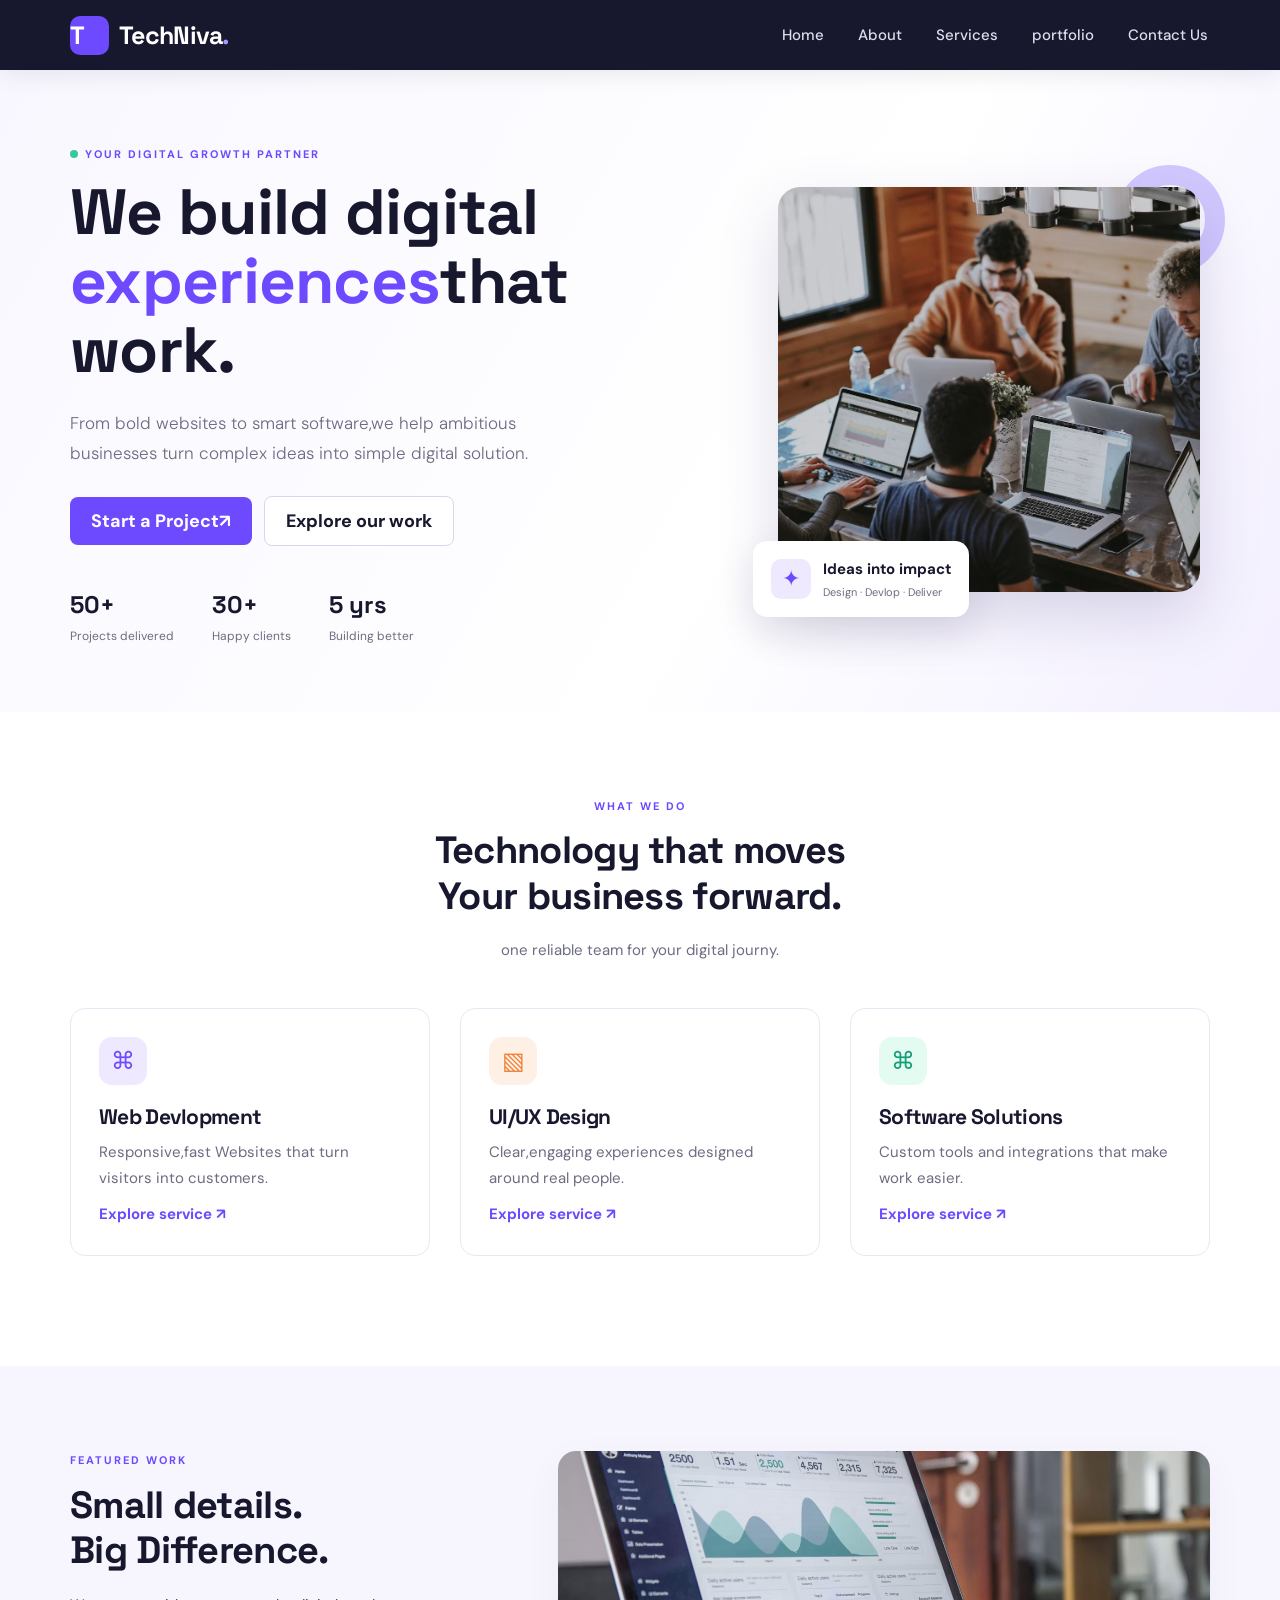
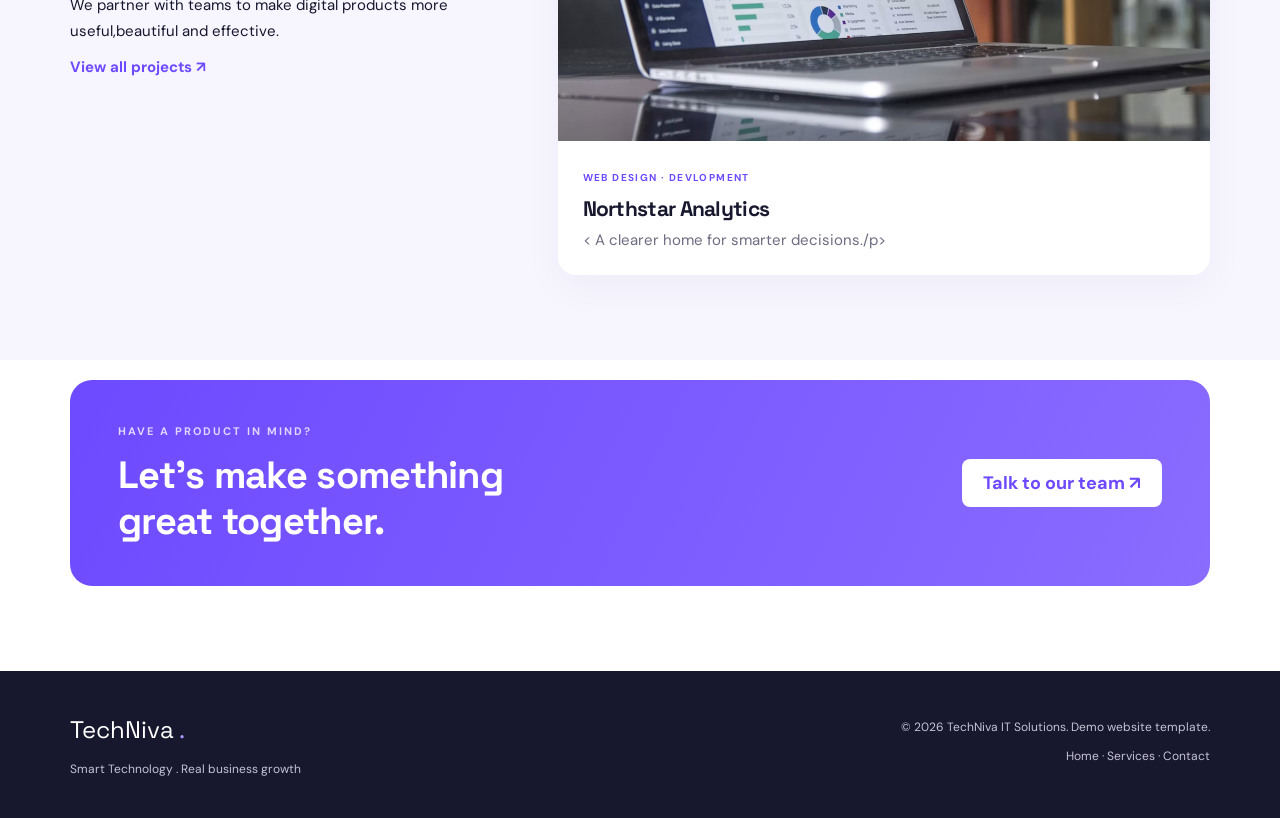
<file: index.html>
<!DOCTYPE html>
<html>
<head>
	<meta charset="utf-8">
	<meta name="viewport" content="width=device-width, initial-scale=1">
	<title>TechNiva IT</title>
	<link rel="stylesheet" href="https://maxcdn.bootstrapcdn.com/bootstrap/3.4.1/css/bootstrap.min.css">
 	 <script src="https://ajax.googleapis.com/ajax/libs/jquery/3.7.1/jquery.min.js"></script>
 	 <script src="https://maxcdn.bootstrapcdn.com/bootstrap/3.4.1/js/bootstrap.min.js"></script>
	<link href="https://fonts.googleapis.com/css2?family=DM+Sans:wght@400;500;700&family=Space+Grotesk:wght@500;600;700&display=swap" rel="stylesheet">
	
	<link rel="stylesheet" href="css/style.css">
	
</head>
<body>
	<nav class="navbar navbar-inverse navbar-fixed-top">
		<div class="container">
			<div class="navbar-header">
				<button type="button" class="navbar-toggle collapsed" data-toggle="collapse" data-target="#main-nav">
					<span class="sr-only">toggle navigation</span>
					<span class="icon-bar"></span>
					<span class="icon-bar"></span>
					<span class="icon-bar"></span>

				</button>
				<a class="navbar-brand" href="index.html"><span class="brand-mark">T</span> TechNiva<span class="brand-dot">.</span></a>
    
			</div>

			<div class="collapse navbar-collapse" id="main-nav">
				
				<ul class="nav navbar-nav navbar-right">
					<li> <a href="index.html">Home</a>  </li>
					<li> <a href="about.html">About</a>  </li>
					<li> <a href="services.html">Services</a>  </li>

					<li> <a href="portfolio.html">portfolio</a>  </li>

					<li> <a href="contact.html">Contact Us</a>  </li>


				</ul>
			</div>
		</div>
	</nav>

	<header class="hero">
		<div class="container">
			<div class="row hero-row">
			<div class="col-md-7 hero-copy">
			<p class="eyebrow"> <span class="pulse"></span>YOUR DIGITAL GROWTH PARTNER </p>
			<h1>We build digital <span>experiences</span>that work.</h1>
			<p class="lead">From bold websites to smart software,we help ambitious businesses turn complex ideas into simple digital solution.</p>

			<a  class= "btn btn-primary btn-lg" href="contact.html">Start a Project<span>↗</span>
				
			</a>

			<a class="btn btn-outline btn-lg" href="portfolio.html">Explore our work</a>

			<div class="hero-stats"> 
				<div> <strong>50+</strong> <small>Projects delivered</small></div> 

				<div><strong>30+</strong><small>Happy clients</small> </div>
				<div> <strong>5 yrs</strong> <small>Building better</small> </div>
			</div>

				</div>

				<div class="col-md-5">
					<div class="hero-image-wrap">
						<img  class="hero-image"  src="./asset/pic1.avif" alt="technology team collabrating">

				<div class="floating-card"><span class="card-icon">✦</span> <div> <strong>Ideas into impact</strong> <small>Design · Devlop · Deliver</small> </div></div>
				<div class="decor-circle"></div>
					</div>
				</div>
			</div>
		</div>
	</header>

	<!--section div services-->

	<section class="section">
		<div class="container">
			<div class="section-heading">
				<p class="eyebrow">WHAT WE DO</p><h2>Technology that moves<br>
				Your business forward.</h2>
				<p>one reliable team for your digital journy.</p>
			</div>
			<div class="row">
			<div class="col-md-4">
			<div class="service-card">
			<div class="service-icon purple">⌘</div>
			<h3>Web Devlopment</h3>
			<p>Responsive,fast Websites that turn visitors into customers.</p><a href="services.html">Explore service ↗</a> </div>
				</div>
			<div class="col-md-4">
			<div class="service-card">
			<div class="service-icon orange">▧</div>
			<h3>UI/UX Design</h3>
			<p>Clear,engaging experiences designed around real people.</p><a href="services.html">Explore service ↗</a> </div>
				</div>

				<div class="col-sm-4"><div class="service-card"><div class="service-icon green">⌘</div><h3>Software Solutions</h3><p>Custom tools and integrations that make work easier.</p><a href="services.html">Explore service ↗</a></div></div>
			</div>
		</div>
	</section>

	<!--section div portfolio-->

	<section class="section section-soft">
	<div class="container">
		<div class="row">
		<div class="col-md-5">
		<p class="eyebrow">FEATURED WORK</p>
		<h2>Small details. <br>Big Difference.</h2>
		<p>We partner with teams to make digital products more useful,beautiful and effective.</p><a class="text-link" href="portfolio.html">View all projects ↗</a> </div>

		<div class="col-md-7"> 

			<div class="project-feature">
				<img src="./asset/lp1.avif" alt="Analytics dashboard on laptop">
				<div> <span>WEB DESIGN · DEVLOPMENT </span> <h3>Northstar Analytics</h3><p>< A clearer home for smarter decisions./p> </div>
			</div>
		 </div>
			</div>
		</div>
	</section>

	<!--contact us section-->

	<section class="cta-section">
		
		<div class="container">
			<div class="cta-box"> <div> <p class="eyebrow">HAVE A PRODUCT IN MIND?</p> <h2>Let's make something <br>great together.</h2> </div>
			<a class="btn btn-light btn-lg" href="contact.html">Talk to our team ↗</a></div>

			</div>
	</section>

	<footer class="footer">
		<div class="container">
			<div class="row">
				<div class="col-md-6"> <a class="footer-brand" href="index.html"> TechNiva <span>.</span> </a> 
				<p>Smart Technology . Real business growth</p> </div>
				<div class="col-sm-6 text-right"><p>© 2026 TechNiva IT Solutions. Demo website template.</p><p><a href="index.html">Home</a> · <a href="services.html">Services</a> · <a href="contact.html">Contact</a></p></div>
				</div></div></footer>
				<script src="https://ajax.googleapis.com/ajax/libs/jquery/1.12.4/jquery.min.js"></script><script src="https://maxcdn.bootstrapcdn.com/bootstrap/3.4.1/js/bootstrap.min.js"></script>
							

</body>
</html>
</file>
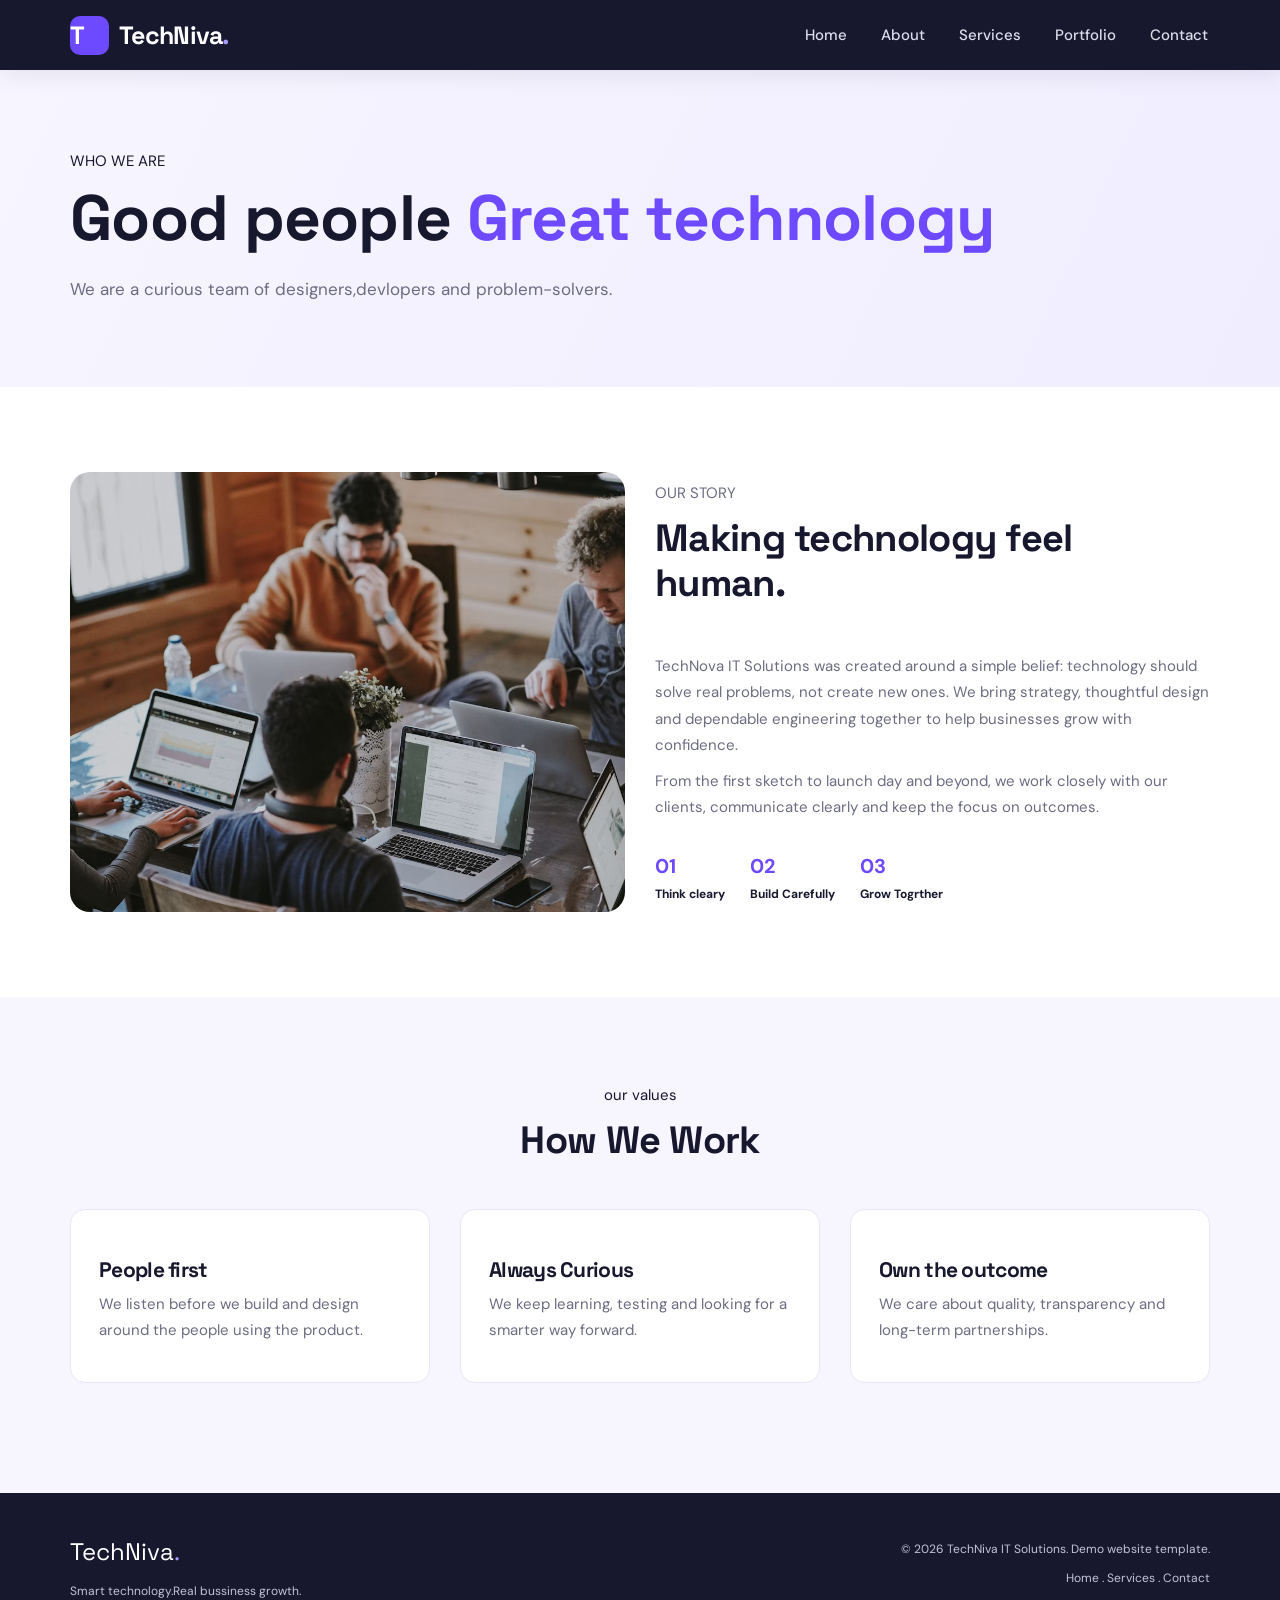
<file: about.html>
<!DOCTYPE html>
<html>
<head>
	<meta charset="utf-8">
	<meta name="viewport" content="width=device-width, initial-scale=1">
	<title>About| techniva</title>
	<link rel="stylesheet" href="https://maxcdn.bootstrapcdn.com/bootstrap/3.4.1/css/bootstrap.min.css">
	<link href="https://fonts.googleapis.com/css2?family=DM+Sans:wght@400;500;700&family=Space+Grotesk:wght@500;600;700&display=swap" rel="stylesheet">
	<link rel="stylesheet" href="css/style.css">
</head>
<body>
	<!--Top menu-->
	<nav class="navbar navbar-inverse navbar-fixed-top" >
		<div class="container">
			<div class="navbar-header">
				<button type="button" class="navbar-toggle collapsed " data-toggle="collapse" data-target="#main-nav">
					<span class="sr-only">Toggle navigation</span>
					<span class="icon-bar"></span>
					<span class="icon-bar"></span>
					<span class="icon-bar"></span>
				
				</button>

				<a class="navbar-brand" href="index.html"> <span class="brand-mark">T</span>TechNiva <span class="brand-dot">.</span></a>
			</div>
			<div class="collapse navbar-collapse" id="main-nav">
				<ul class="nav navbar-nav navbar-right">
					<li> <a href="index.html">Home</a> </li>
					<li> <a href="about.html">About</a> </li>
					<li> <a href="services.html">Services</a></li>
					<li> <a href="portfolio.html">Portfolio</a> </li>
					<li><a href="contact.html">Contact</a> </li>
				</ul>
			</div>
		</div>
	</nav>
	<header class="page-hero"> <div class="container">
		<p class="eye-brow">WHO WE ARE</p>
		<h1>Good people <span>Great technology</span></h1>
		<p>We are a curious team of designers,devlopers and problem-solvers.</p>
	</div></header>
			<!--section 1-->
	<section class="section">
		<div class="container">
			<div class="row about-row">
				<div class="col-md-6">
					<img class="rounded-image" src="./asset/pic1.avif" alt="technova meeting">
				</div>
				<div class="col-md-6">
					<p class="eye-brow">OUR STORY</p> 
					<p><h2>Making technology feel human.</h2></p><br>
					<p>TechNova IT Solutions was created around a simple belief: technology should solve real problems, not create new ones. We bring strategy, thoughtful design and dependable engineering together to help businesses grow with confidence.</p> 
					<p> From the first sketch to launch day and beyond, we work closely with our clients, communicate clearly and keep the focus on outcomes.</p>
					<div class="values">
						<div><strong>01</strong><span>Think cleary</span></div>
						<div><strong>02</strong> <span>Build Carefully</span> </div>
						<div> <strong>03</strong> <span>Grow Togrther</span> </div>
					</div>
				</div>
			</div>
		</div>
	</section>

	<section class="section section-soft">
		<div class="container">
			<div class="section-heading"> <p>our values</p><h2>How We Work</h2> </div>
			<div class="row"> <div class="col-md-4">
				<div class="service-card"> <h3>People first</h3><p>We listen before we build and design around the people using the product.</p> </div>
			</div> 
			 <div class="col-md-4" ><div class="service-card"><h3>Always Curious</h3><p>We keep learning, testing and looking for a smarter way forward.</p> </div>
			</div> 

			<div class="col-md-4"><div class="service-card"><h3>Own the outcome</h3> <p>We care about quality, transparency and long-term partnerships.</p> </div> </div>
		</div>
		</div>
		
	</section>
	<div class="footer">
		<div class="container"><div class="row">
			<div class="col-md-6">
				<a class="footer-brand" href="index.html">TechNiva<span>.</span> </a>
				<p>Smart technology.Real bussiness growth.</p>
			</div>
		<div class="col-md-6 text-right"><p>© 2026 TechNiva IT Solutions. Demo website template.</p>  
			<p> <a href="index.html">Home</a> . <a href="services.html">Services</a> . <a href="contact.html">Contact</a>   </p></div>
		</div> </div>
	</div>

</body>
</html>
</file>
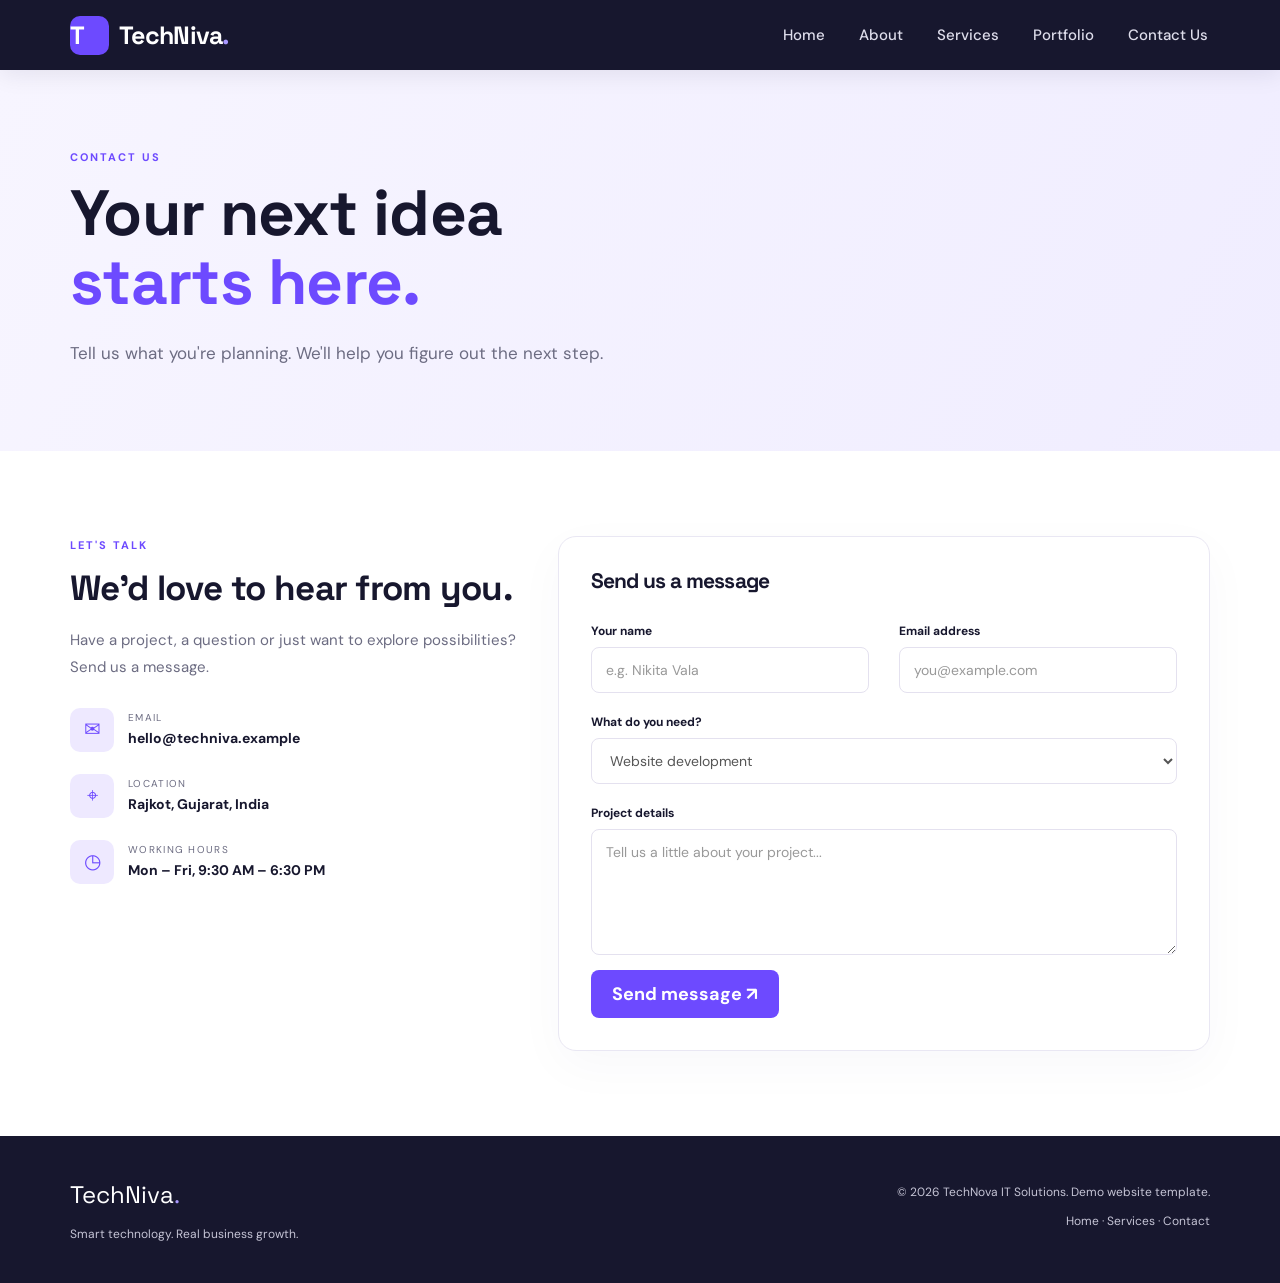
<file: contacuus.html>
<!DOCTYPE html>
<html>
<head>
	<meta charset="utf-8">
	<meta name="viewport" content="width=device-width, initial-scale=1">
	<title>Contact|TechNiva IT Solution</title>
	<link rel="stylesheet" href="https://maxcdn.bootstrapcdn.com/bootstrap/3.4.1/css/bootstrap.min.css">
	
	<link href="https://fonts.googleapis.com/css2?family=DM+Sans:wght@400;500;700&family=Space+Grotesk:wght@500;600;700&display=swap" rel="stylesheet">
	
	<link rel="stylesheet" href="css/style.css">
</head>

<body>
	<nav class="navbar navbar-inverse navbar-fixed-top">
		<div class="container">
			<div class="navbar-header">
				<button type="button"class="navbar-toggle collapsed" data-toggle="collapse" data-target="#main-nav" >
					<span class="sr-only">Toggle navigation</span>
					<span class="icon-bar"></span>
		 			<span class="icon-bar"></span>
					<span class="icon-bar"></span>
					</button>
					 <a class="navbar-brand" href="index.html"><span class="brand-mark">T</span> TechNiva<span class="brand-dot">.</span></a>
    		</div>
    		 <div class="collapse navbar-collapse" id="main-nav">
     		 <ul class="nav navbar-nav navbar-right">
        	<li><a href="index.html">Home</a></li>
        	<li><a href="about.html">About</a></li>
       		 <li><a href="services.html">Services</a></li>
       		 <li><a href="portfolio.html">Portfolio</a></li>
       		 <li><a href="contact.html">Contact Us</a></li>
      </ul>
    </div>
		</div>
	</nav>

	<header class="page-hero">
		<div class="container">
		<p class="eyebrow">CONTACT US</p>
		<h1>Your next idea<br><span>starts here.</span></h1>
		<p>Tell us what you're planning. We'll help you figure out the next step.</p>
	</div>
	</header>
	<!--section-1-->
	<section class="section">
		<div class="container">
			<div class="row">
				<div class="col-md-5 contact-info">
					<p class="eyebrow">LET'S TALK</p>
					<h2>We'd love to hear from you.</h2>
					<p>Have a project, a question or just want to explore possibilities? Send us a message.</p>
			<div class="contact-item"><span>✉</span>

			<div><small>EMAIL</small><strong>hello@techniva.example</strong></div>
			</div>

			<div class="contact-item">
					
				<span>⌖</span>  
				<div> <small>LOCATION</small> <strong>Rajkot, Gujarat, India </strong> </div>
			</div>
			
			<div class="contact-item">
				<span>◷</span>
				<div><small>WORKING HOURS</small><strong>Mon – Fri, 9:30 AM – 6:30 PM</strong></div>
			</div>
		</div>
	<!-- create contact us form-->
		<div class="col-md-7">
			<form class="contact-form" onsubmit="event.preventDefault();

			 document.getElementById('form-message').style.display='block';">

			 <h3>Send us a message</h3>

		<div class="row">
			 	
		<div class="col-sm-6 form-group">

		<label for="name">Your name</label>

		<input class="form-control" id="name" required placeholder="e.g. Nikita Vala">
		</div>

		<div class="col-sm-6 form-group">

		<label for="email">Email address</label>
		
		<input class="form-control" id="email" type="email" required placeholder="you@example.com">

		</div></div>

		<div class="form-group">

		<label for="subject">What do you need?</label>

		<select class="form-control" id="subject">

			<option>Website development</option>
			<option>UI/UX design</option>
			<option>Custom software</option>
			<option>Support and maintenance</option>
			<option>Something else</option>
		</select>
	</div>
	<div class="form-group">

		<label for="message">Project details</label>

		<textarea class="form-control" id="message" rows="5" required placeholder="Tell us a little about your project..."></textarea>

	</div>

		<button class="btn btn-primary btn-lg" type="submit">Send message ↗</button>

		<p id="form-message" class="form-message">Thanks! This demo form is working on the page, but it does not send email yet. Connect it to a backend or form service to receive messages.</p>
	</form>

	</div>
	</div>
	</div>
	</section>

	<footer class="footer"><div class="container"><div class="row">
	
	<div class="col-sm-6">
		<a class="footer-brand" href="index.html">TechNiva<span>.</span></a>

		<p>Smart technology. Real business growth.</p>
	</div>
	
	<div class="col-sm-6 text-right">
		<p>© 2026 TechNova IT Solutions. Demo website template.</p>
		<p><a href="index.html">Home</a> · <a href="services.html">Services</a> · <a href="contact.html">Contact</a></p>
	</div>
	</div>
	</div>
	</footer>

	<script src="https://ajax.googleapis.com/ajax/libs/jquery/1.12.4/jquery.min.js"></script><script src="https://maxcdn.bootstrapcdn.com/bootstrap/3.4.1/js/bootstrap.min.js"></script>

</body>
</html>
</file>
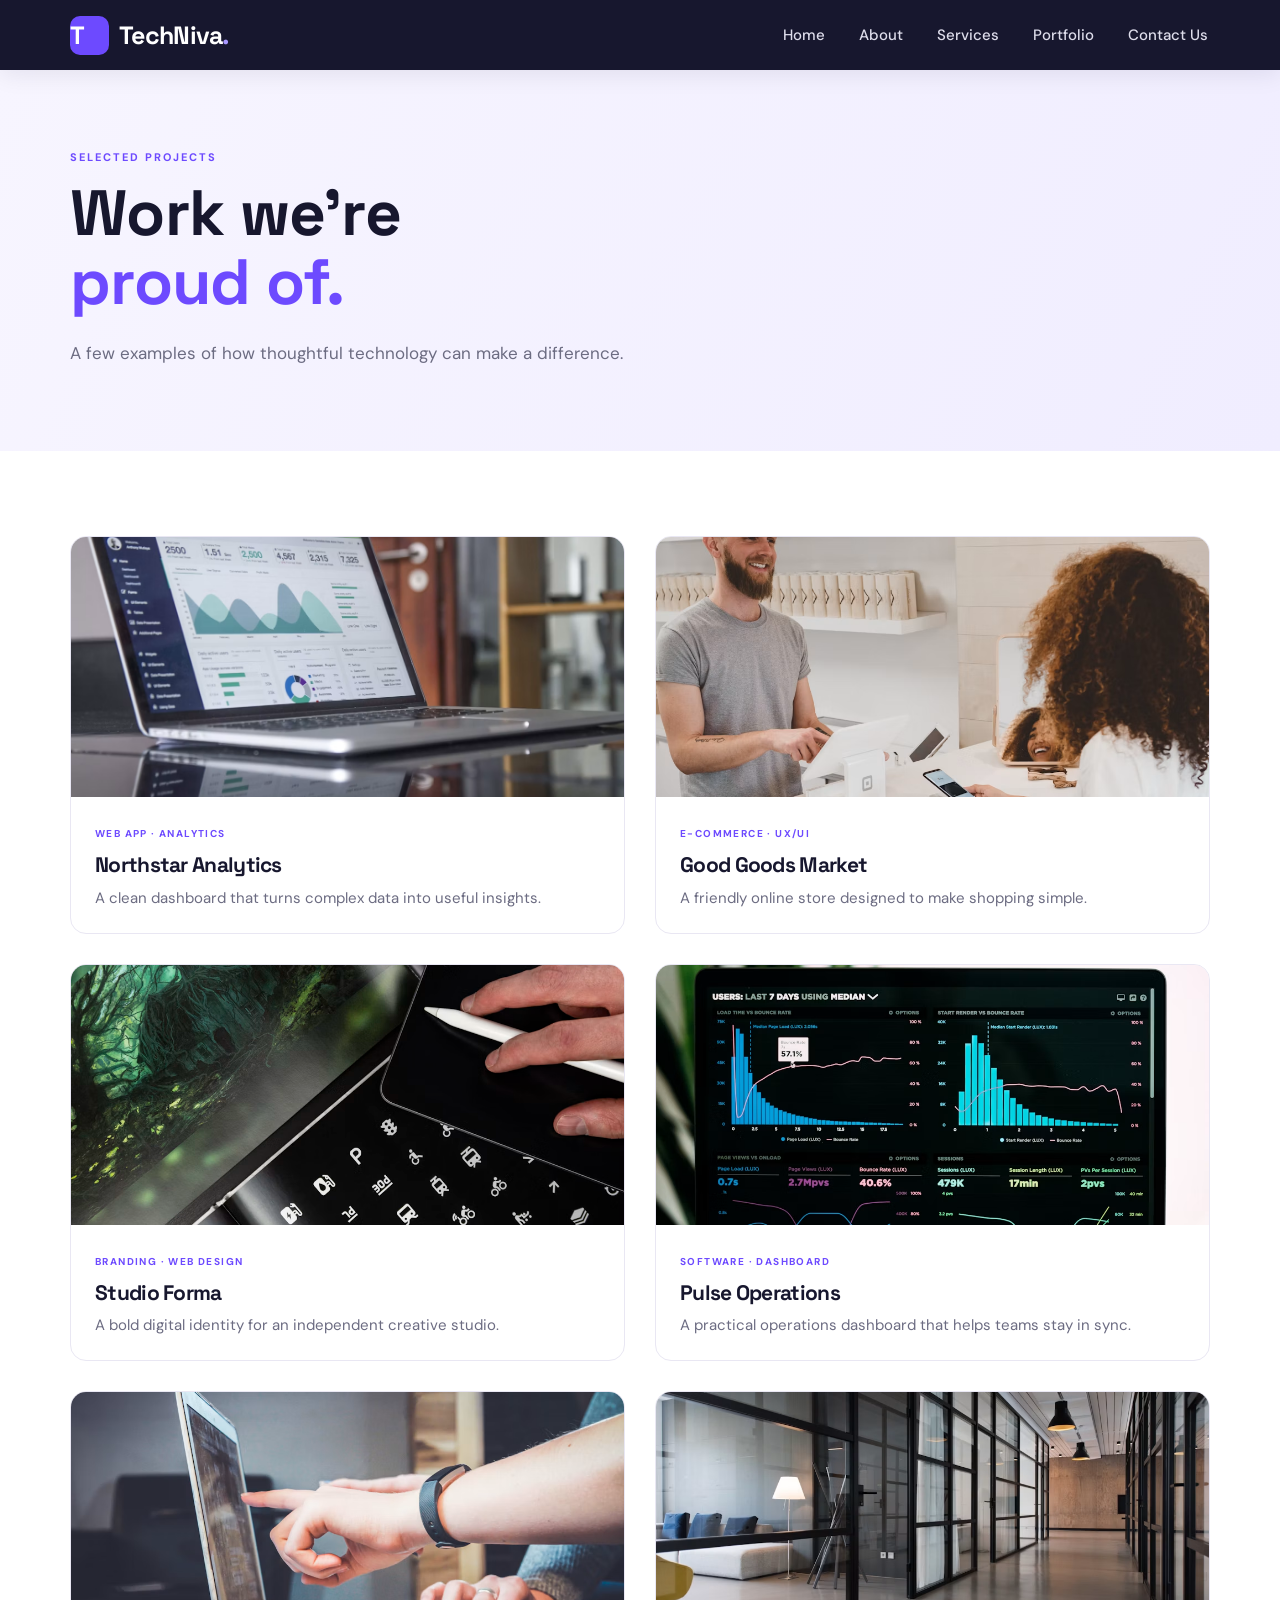
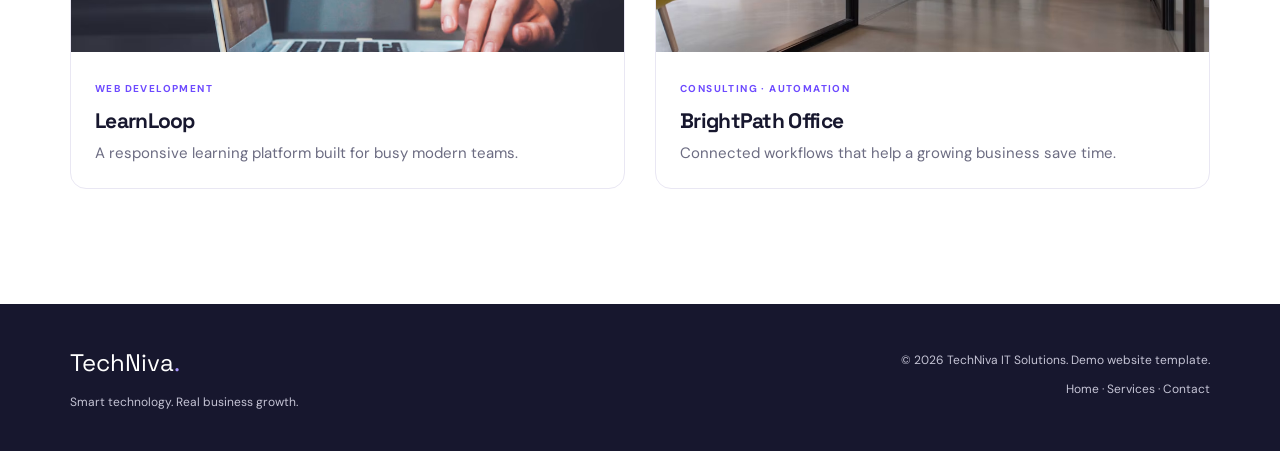
<file: portfolio.html>
<!DOCTYPE html>
<html>
<head>
	<meta charset="utf-8">
	<meta name="viewport" content="width=device-width, initial-scale=1">
	<title>Portfolio|TechNiva IT Solution</title>
	<link rel="stylesheet" href="https://maxcdn.bootstrapcdn.com/bootstrap/3.4.1/css/bootstrap.min.css">
	<link href="https://fonts.googleapis.com/css2?family=DM+Sans:wght@400;500;700&family=Space+Grotesk:wght@500;600;700&display=swap" rel="stylesheet">
	<link rel="stylesheet" href="css/style.css"></head><body>

</head>
<body>
	<nav class="navbar navbar-inverse navbar-fixed-top">
		<div class="container">
			<div class="navbar-header">
				<button type="button" class=" navbar-toggle collapsed" data-toggle="collapse" data-target="#main=nav">
					<span class="sr-only">Toggle Navigation</span><span class="icon-bar"></span>
					<span class="icon-bar"></span>
					<span class="icon-bar"></span>
				</button>
				<a  class="navbar-brand" href="index.html"><span class="brand-mark">T</span>TechNiva<span class="brand-dot">.</span> </a>
			</div>
			<div class="collapse navbar-collapse" id="main-nav">
      <ul class="nav navbar-nav navbar-right">
        <li><a href="index.html">Home</a></li><li><a href="about.html">About</a></li>
        <li><a href="services.html">Services</a></li><li><a href="portfolio.html">Portfolio</a></li><li><a href="contact.html">Contact Us</a></li>
      </ul>
    </div>
  
		</div>
	</nav>

	<header class="page-hero">
		<div class="container">
		<p class="eyebrow">SELECTED PROJECTS</p><h1>Work we're<br><span>proud of.</span></h1>
		<p>A few examples of how thoughtful technology can make a difference.</p></div>
	</header>

	<!--section-1-->
	<section class="section">
	<div class="container">
	<div class="row portfolio-grid">
	<div class="col-sm-6">
		<article class="portfolio-card"><img src="./asset/lp1.avif" alt="Analytics dashboard project">
			<div><span>WEB APP · ANALYTICS</span><h3>Northstar Analytics</h3><p>A clean dashboard that turns complex data into useful insights.</p></div></article></div>

	<div class="col-sm-6">
		<article class="portfolio-card">
			<img src="./asset/p3.avif" alt="Online shopping experience">
			<div><span>E-COMMERCE · UX/UI</span><h3>Good Goods Market</h3>
				<p>A friendly online store designed to make shopping simple.</p></div></article></div>

	<div class="col-sm-6">
		<article class="portfolio-card">
			<img src="./asset/pic4.avif" alt="Creative branding project">
			<div><span>BRANDING · WEB DESIGN</span><h3>Studio Forma</h3>
			<p>A bold digital identity for an independent creative studio.</p></div></article></div>

	<div class="col-sm-6">
		<article class="portfolio-card"><img src="./asset/pic5.avif" alt="Business data visualization">
			<div><span>SOFTWARE · DASHBOARD</span><h3>Pulse Operations</h3>

				<p>A practical operations dashboard that helps teams stay in sync.</p></div></article></div>

	<div class="col-sm-6">
		<article class="portfolio-card">
			<img src="./asset/pic6.avif" alt="Team using digital tools">
			<div><span>WEB DEVELOPMENT</span><h3>LearnLoop</h3>

			<p>A responsive learning platform built for busy modern teams.</p></div></article></div>

	
	<div class="col-sm-6">
		<article class="portfolio-card">
			<img src="./asset/office7.avif" alt="Modern office workspace">
			<div><span>CONSULTING · AUTOMATION</span><h3>BrightPath Office</h3>
				<p>Connected workflows that help a growing business save time.</p></div></article></div>
	</div></div>
	
	</section>

	<footer class="footer"><div class="container"><div class="row">

	<div class="col-sm-6"><a class="footer-brand" href="index.html">TechNiva<span>.</span></a><p>Smart technology. Real business growth.</p></div>

	<div class="col-sm-6 text-right">
		<p>© 2026 TechNiva IT Solutions. Demo website template.</p><p><a href="index.html">Home</a> · <a href="services.html">Services</a> · <a href="contact.html">Contact</a></p></div>
	</div>
</div>
</footer>
<script src="https://ajax.googleapis.com/ajax/libs/jquery/1.12.4/jquery.min.js"></script><script src="https://maxcdn.bootstrapcdn.com/bootstrap/3.4.1/js/bootstrap.min.js"></script>
</body>
</html>
</file>
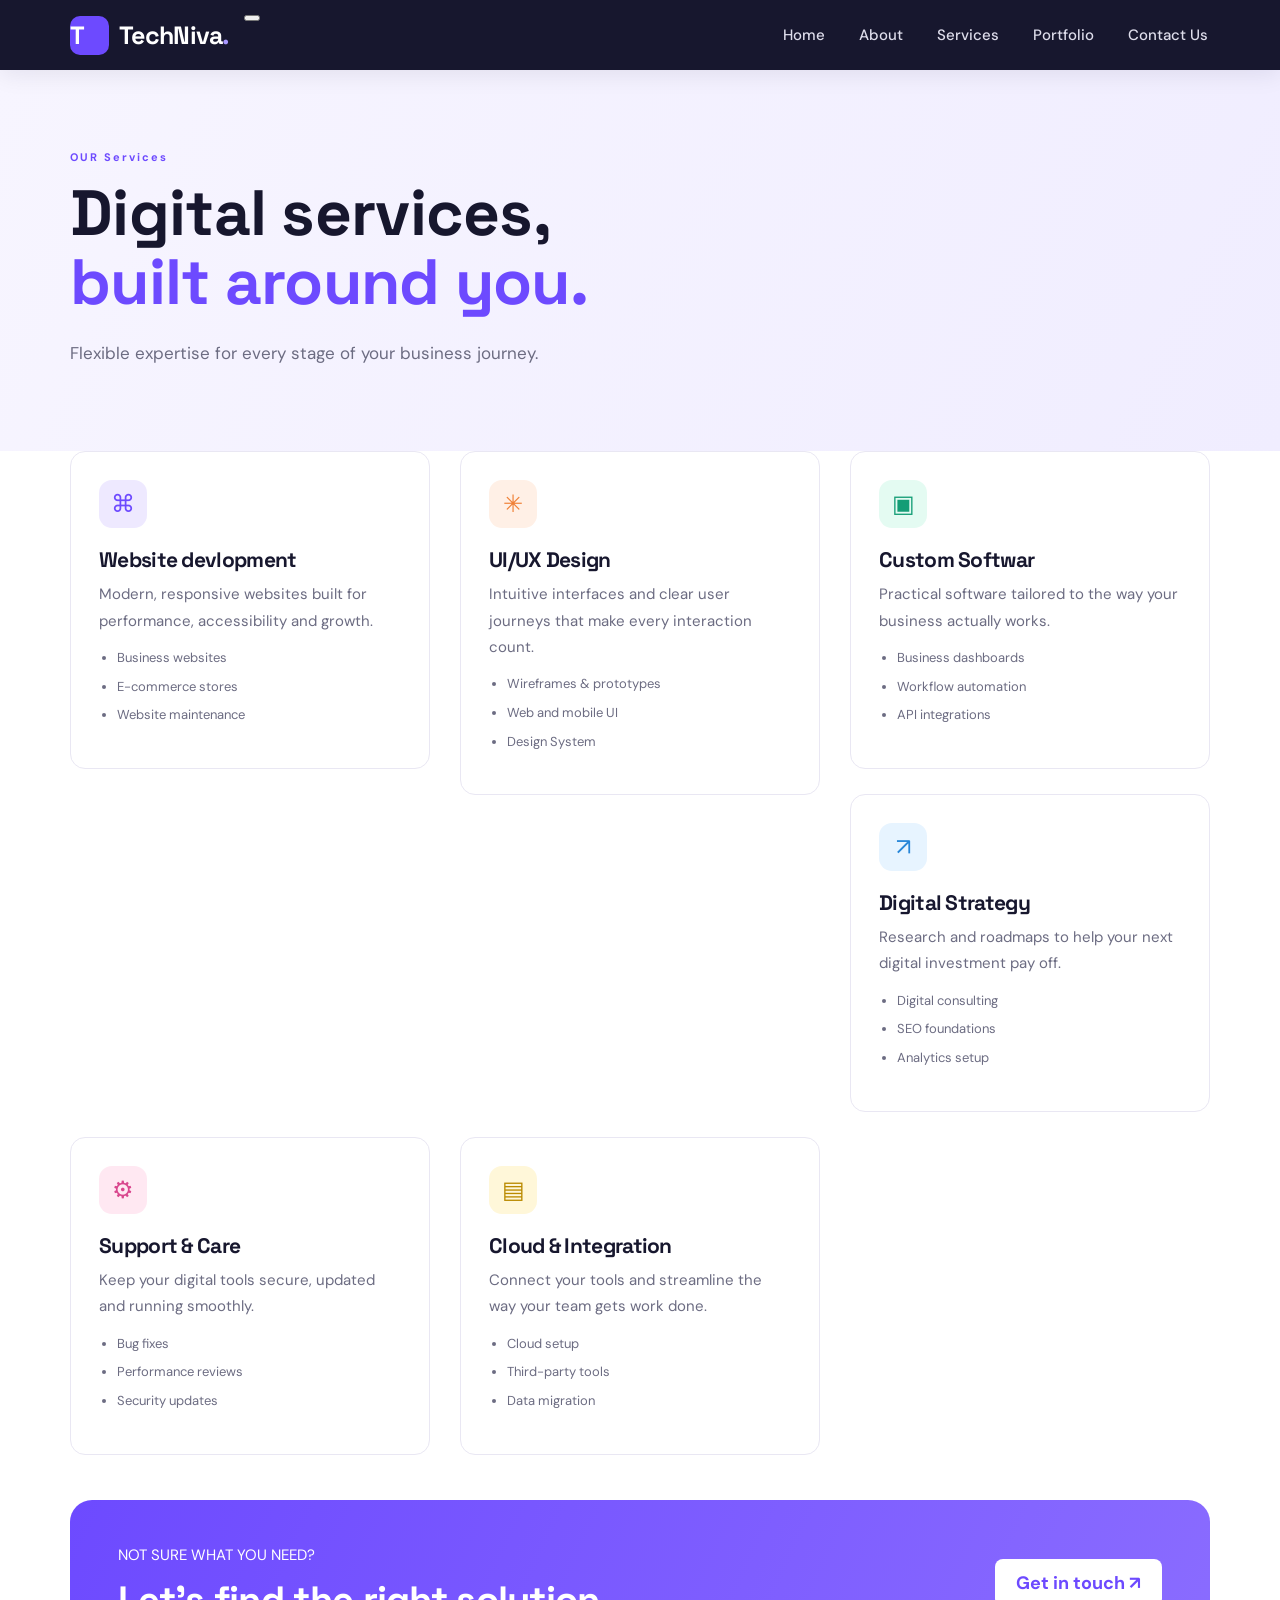
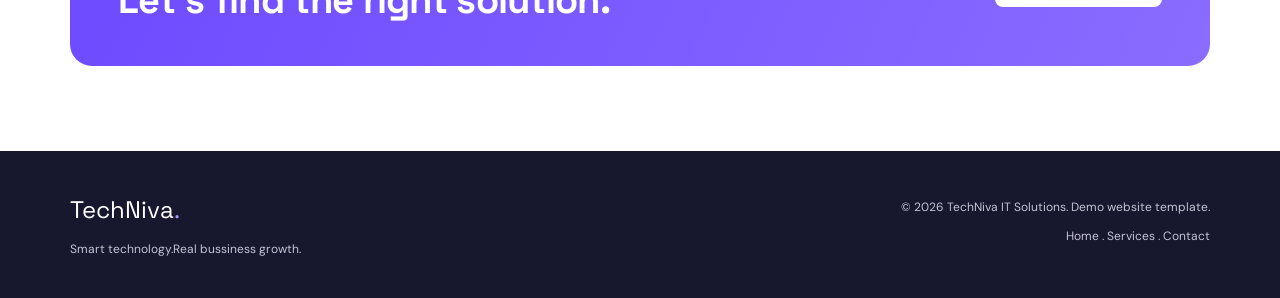
<file: services.html>
<!DOCTYPE html>
<html>
<head>
	<meta charset="utf-8">
	<meta name="viewport" content="width=device-width, initial-scale=1">
	<title>Services|TechNiva IT Solution </title>
	<link rel="stylesheet" href="https://maxcdn.bootstrapcdn.com/bootstrap/3.4.1/css/bootstrap.min.css">
<link href="https://fonts.googleapis.com/css2?family=DM+Sans:wght@400;500;700&family=Space+Grotesk:wght@500;600;700&display=swap" rel="stylesheet">
<link rel="stylesheet" href="css/style.css"></head><body>

</head>
<body>
	<nav class="navbar navbar-inverse navbar-fixed-top">
		<div class="container">
			<div class="navbar-header">
				
				<button type="button" class="navbar-collapsed" data-toggle="collapse" data-target=#main-nav>
					<span class="sr-only">Toggle Navigation</span>
					<span class="icon-bar"></span>
					<span class="icon-bar"></span> <span class="icon-bar"></span>
				</button>
			<a  class="navbar-brand" href="index.html"><span class="brand-mark">T</span>TechNiva<span class="brand-dot">.</span> </a>
			</div>
			<div class="collapse navbar-collapse" id="main-nav">
				<ul class="nav navbar-nav navbar-right">
					<li><a href="index.html">Home</a> </li>
					<li><a href="about.html">About</a> </li>
					<li><a href="Services.html">Services</a> </li>
					<li><a href="portfolio.html">Portfolio</a> </li>
					<li> <a href="contact.html">Contact Us</a>  </li>
				</ul>
			</div>
				</div>
	</nav>

	<header class="page-hero">
		<div class="container">
			<p class="eyebrow">OUR Services</p> <p><h1>Digital services,<br> <span>built around you.</span></h1> <p>Flexible expertise for every stage of your business journey.</p>
		</div>
	</header>

	<!--section 1-->
	<section class="sections">
		<div class="container">
			<div class="row">
				<div class="col-md-6 col-md-4">
					<div class="service-card service-tall">
						<div class="service-icon purple">⌘</div>
						<h3>Website devlopment </h3><p>Modern, responsive websites built for performance, accessibility and growth.</p>
						<ul> <li>Business websites</li>  <li> E-commerce stores</li><li>Website maintenance</li> </ul>
					</div>
				</div>
				<div class="col-md-6 col-md-4">
					<div class="service-card service-tall">
						<div class="service-icon orange">✳</div>
						<h3>UI/UX Design </h3><p>Intuitive interfaces and clear user journeys that make every interaction count.</p>
						<ul> <li>Wireframes & prototypes</li>  <li> Web and mobile UI</li><li>Design System</li> </ul>
					</div>
				</div>

			<div class="col-md-6 col-md-4">
					<div class="service-card service-tall">
						<div class="service-icon  green">▣</div>
						<h3>Custom Softwar</h3> <p>Practical software tailored to the way your business actually works.</p>
						<ul> <li>Business dashboards</li>  <li>Workflow automation </li><li>API integrations
						</li> </ul>
					</div>
				</div>

				<div class="col-md-6 col-md-4">
					<div class="service-card service-tall">
						<div class="service-icon  blue">↗</div>
						<h3>Digital Strategy</h3> <p>Research and roadmaps to help your next digital investment pay off.</p>
						<ul> <li> Digital consulting</li>  <li> SEO foundations </li>
							<li>Analytics setup </li> </ul>
					</div>
				</div>

				<div class="col-md-6 col-md-4">
					<div class="service-card service-tall">
						<div class="service-icon  pink">⚙</div>
						<h3>Support & Care</h3> <p>Keep your digital tools secure, updated and running smoothly.</p>
						<ul> <li>Bug fixes </li>  <li> Performance reviews</li>
							<li> Security updates</li> </ul>
					</div>
				</div>
					
					<div class="col-md-6 col-md-4">
					<div class="service-card service-tall">
						<div class="service-icon  yellow">▤</div>
						<h3> Cloud & Integration </h3> <p> Connect your tools and streamline the way your team gets work done.</p>
						<ul> <li>Cloud setup </li>  <li>Third-party tools </li>
							<li> Data migration</li> </ul>
					</div>
				</div>
			</div>

			</div>

		</div>
	</section>

	<section class="cta-section">
		<div class="container">
			<div class="cta-box">
				<div> <p>NOT SURE WHAT YOU NEED?</p> <h2>Let's find the right solution.</h2></div>
				<a class="btn btn-light btn-lg" href="contact.html">Get in touch ↗</a>
			</div>
		</div>
	</section>

	<div class="footer">
		<div class="container"><div class="row">
			<div class="col-md-6">
				<a class="footer-brand" href="index.html">TechNiva<span>.</span> </a>
				<p>Smart technology.Real bussiness growth.</p>
			</div>
		<div class="col-md-6 text-right"><p>© 2026 TechNiva IT Solutions. Demo website template.</p>  
			<p> <a href="index.html">Home</a> . <a href="services.html">Services</a> . <a href="contact.html">Contact</a>   </p></div>
		</div> </div>
	</div>


</body>
</html>
</file>
<file: css/style.css>
:root{--ink:#17172e;--muted:#6c6c82;--purple:#6d4aff;--purple-dark:#5535e8;--soft:#f7f6ff;--line:#e9e7f3}
*{
	box-sizing:border-box
}
body{
	font-family:'DM Sans',Arial,sans-serif;
	color:var(--ink);
	padding-top:70px;
	font-size:15px;
	line-height:1.75
}
	h1,h2,h3,h4,.navbar-brand{
		font-family:'Space Grotesk',sans-serif;
		font-weight:700;
		letter-spacing:-.7px}
		h2{
			font-size:38px;

			line-height:1.2;
			margin:10px 0 18px
		}
			h3{
				font-size:21px
			}
		.navbar-inverse{
			background:#17172e;
			border:0;
			min-height:70px;
			box-shadow:0 5px 22px rgba(15,15,45,.08)
		}
		.navbar-brand{
			height:70px;
			padding:14px 15px;
			font-size:25px;

			color:#fff!important;
			display:flex;
			align-items:center
		}
		.brand-mark{
			display:inline-flex;
			align-items:center;j
			ustify-content:center;
			background:#6d4aff;
			border-radius:10px;
			width:39px;
			height:39px;
			margin-right:10px;
			color:white
		}
		.brand-dot,.footer-brand span{
			color:#a998ff
		}
		.navbar-inverse .navbar-nav>li>a{
			color:#deddeb;
			padding:25px 17px;
			font-weight:500
		}
		.navbar-inverse .navbar-nav>li>a:hover,.navbar-inverse .navbar-nav>li>a:focus{
			color:#b9aaff
		}

		.navbar-toggle{
			margin-top:18px
		}
		.hero{
			background:linear-gradient(120deg,#f8f7ff 0%,#fff 60%,#f3efff 100%);
			padding:75px 0 65px;
			overflow:hidden
		}
		.hero-row{
			display:flex;
			align-items:center;
			flex-wrap:wrap
		}
		.hero-copy h1,.page-hero h1{
			font-size:clamp(42px,5vw,65px);
			line-height:1.08;margin:14px 0 22px
		}
			.hero-copy h1 span,.page-hero h1 span{
				color:var(--purple)
			}
			.eyebrow{
				font-size:11px;
				font-weight:700;
				letter-spacing:2px;
				color:var(--purple);
				margin-bottom:12px
			}
			.pulse{
				display:inline-block;
				width:8px;
				height:8px;
				background:#38c99b;
				border-radius:50%;
				margin-right:7px
			}
			.lead{
				color:var(--muted);
				font-size:17px;
				line-height:1.8;
				max-width:520px;
				margin-bottom:27px
			}
			.btn{
				border-radius:8px;
				font-weight:700;
				padding:12px 21px;
				border:0;
				transition:.2s
			}
			.btn-primary{
				background:var(--purple);
				color:white
			}
			.btn-primary:hover,.btn-primary:focus{
				background:var(--purple-dark);
				color:white
			}
			.btn-outline{
				border:1px solid #d9d5ed;
				color:var(--ink);
				margin-left:8px;
				background:#fff
			}
			.btn-outline:hover{
				border-color:var(--purple);
				color:var(--purple)
			}
			.btn-light{
				background:#fff;
				color:var(--purple)
			}
			.hero-stats{
				display:flex;
				gap:38px;
				margin-top:38px
			}
			.hero-stats div{
				display:flex;
				flex-direction:column
			}
			.hero-stats strong{
				font-family:'Space Grotesk';
				font-size:24px
			}
			.hero-stats small{
				color:var(--muted);
				font-size:12px
			}
			.hero-image-wrap{
				position:relative;
				padding:12px 10px 25px 25px
			}
			.hero-image{
				width:100%;
				height:405px;
				object-fit:cover;
				border-radius:22px;
				position:relative;
				z-index:1;
				box-shadow:0 25px 60px rgba(52,39,110,.17)
			}
			.floating-card{
				position:absolute;
				bottom:0;
				left:0;
				background:white;
				z-index:2;
				box-shadow:0 15px 40px #1a16401c;
				padding:15px 18px;
				border-radius:14px;
				display:flex;
				align-items:center;
				gap:12px
			}
			.card-icon{
				background:#eee9ff;
				color:var(--purple);
				width:40px;
				height:40px;
				border-radius:10px;
				display:grid;
				place-items:center;
				font-size:22px
			}
			.floating-card strong,.floating-card small{
				display:block
			}
			.floating-card small{
				font-size:11px;
				color:var(--muted)
			}
			.decor-circle{
				position:absolute;
				width:110px;
				height:110px;
				border:20px solid #b8a8ff;
				border-radius:50%;
				right:-15px;
				top:-10px;
				opacity:.6
			}
			.section{
				padding:85px 0
			}
			.section-soft{
				background:var(--soft)
			}
			.section-heading{
				text-align:center;
				max-width:640px;
				margin:0 auto 45px}
				.section-heading p:last-child{
					color:var(--muted)
				}
				.service-card{
					height:100%;
					padding:28px;
					background:#fff;
					border:1px solid var(--line);
					border-radius:15px;
					margin-bottom:25px;
					transition:transform .25s,box-shadow .25s
				}
				.service-card:hover{
					transform:translateY(-5px);
					box-shadow:0 18px 45px #30206a10
				}
				.service-card p{color:var(--muted)
				}
				.service-card a,.text-link{
					color:var(--purple);
					font-weight:700;
					text-decoration:none
				}
				.service-icon{
					width:48px;
					height:48px;
					display:grid;
					place-items:center;
					border-radius:13px;
					font-size:24px;
					margin-bottom:20px
				}
				.purple{
					background:#eee9ff;
					color:#6d4aff
				}
				.orange{
					background:#fff0e6;
					color:#f08036
				}
				.green{
					background:#e4fbf2;
					color:#149d76
				}
				.blue{
					background:#e7f4ff;
					color:#2786d8
				}
				.pink{
					background:#ffe8f2;
					color:#d9478e
				}
				.yellow{
					background:#fff7d9;
					color:#ba8a00
				}
				.project-feature{
					background:#fff;
					border-radius:18px;
					overflow:hidden;
					box-shadow:0 12px 40px #1d16400b
				}
				.project-feature img{
					width:100%;
					height:290px;
					object-fit:cover
				}
				.project-feature div{
					padding:22px 25px
				}
				.project-feature span,.portfolio-card span{
					font-size:10px;
					letter-spacing:1.4px;
					color:var(--purple);
					font-weight:700
				}
				.project-feature h3{
					margin:7px 0
				}
				.project-feature p{
					color:var(--muted);
					margin:0
				}
				.cta-section{
					padding:20px 0 85px
				}
				.cta-box{
					background:linear-gradient(115deg,#6d4aff,#8a6cff);
					color:#fff;
					border-radius:22px;
					padding:42px 48px;
					display:flex;
					align-items:center;
					justify-content:space-between;
					gap:20px
				}
				.cta-box .eyebrow{
					color:#ded6ff
				}
				.cta-box h2{
					margin-bottom:0}
				.page-hero{
						padding:78px 0 72px;background:linear-gradient(115deg,#f7f5ff,#f0edff)}.page-hero h1{margin-top:8px}.page-hero p:last-child{font-size:17px;color:var(--muted);max-width:560px}.rounded-image{width:100%;height:440px;object-fit:cover;border-radius:20px}.about-row{display:flex;align-items:center;flex-wrap:wrap}.about-row h2{margin-bottom:20px}.about-row p{color:var(--muted)}.values{display:flex;gap:25px;margin-top:28px}.values div{display:flex;flex-direction:column}.values strong{color:var(--purple);font-size:20px}.values span{font-size:12px;font-weight:700}.service-tall{min-height:310px}.service-tall ul{padding-left:18px;color:var(--muted);font-size:13px}.service-tall li{padding:3px 0}.portfolio-card{background:#fff;border:1px solid var(--line);border-radius:16px;overflow:hidden;margin-bottom:30px;transition:.2s}.portfolio-card:hover{box-shadow:0 15px 40px #30206a12;transform:translateY(-3px)}.portfolio-card img{width:100%;height:260px;object-fit:cover}.portfolio-card div{padding:22px 24px}.portfolio-card h3{margin:8px 0}.portfolio-card p{color:var(--muted);margin-bottom:0}.contact-info h2{font-size:35px}.contact-info>p:not(.eyebrow){color:var(--muted);margin-bottom:28px}.contact-item{display:flex;gap:14px;align-items:center;margin:22px 0}.contact-item>span{display:grid;place-items:center;background:#eee9ff;color:var(--purple);border-radius:10px;width:44px;height:44px;font-size:20px}.contact-item small,.contact-item strong{display:block}.contact-item small{font-size:10px;letter-spacing:1.3px;color:var(--muted)}.contact-item strong{font-size:14px}.contact-form{padding:32px;background:#fff;border:1px solid var(--line);border-radius:18px;box-shadow:0 15px 50px #25195c08}.contact-form h3{margin-top:0;margin-bottom:25px}.contact-form label{font-size:12px;font-weight:700}.form-control{height:auto;padding:12px 14px;border:1px solid #e4e1ef;border-radius:8px;box-shadow:none}.form-control:focus{border-color:var(--purple);box-shadow:0 0 0 3px #6d4aff12}.form-message{display:none;color:#287c60;background:#e4fbf2;border-radius:8px;padding:12px;margin-top:18px}.footer{background:#17172e;color:#c5c4d5;padding:38px 0}.footer-brand{font-family:'Space Grotesk';font-size:24px;color:white;text-decoration:none}.footer p{font-size:12px;margin:8px 0 0}.footer a:not(.footer-brand){color:#c5c4d5}.text-right{text-align:right}
@media(max-width:767px){body{padding-top:60px}.navbar-inverse{min-height:60px}.navbar-brand{height:60px;font-size:22px}.navbar-toggle{margin-top:13px}.navbar-inverse .navbar-nav>li>a{padding:12px 18px}.hero{padding:48px 0}.hero-row{display:block}.hero-copy h1,.page-hero h1{font-size:43px}.hero-image-wrap{margin-top:35px}.hero-image{height:300px}.hero-stats{gap:20px}.hero-stats strong{font-size:20px}.section{padding:60px 0}.page-hero{padding:55px 0}.section-heading h2,h2{font-size:32px}.cta-box{display:block;padding:30px 25px}.cta-box .btn{margin-top:25px}.rounded-image{height:300px;margin-bottom:30px}.about-row{display:block}.values{gap:15px}.contact-form{margin-top:35px}.text-right{text-align:left;margin-top:20px}.portfolio-card img{height:220px}}
</file>
